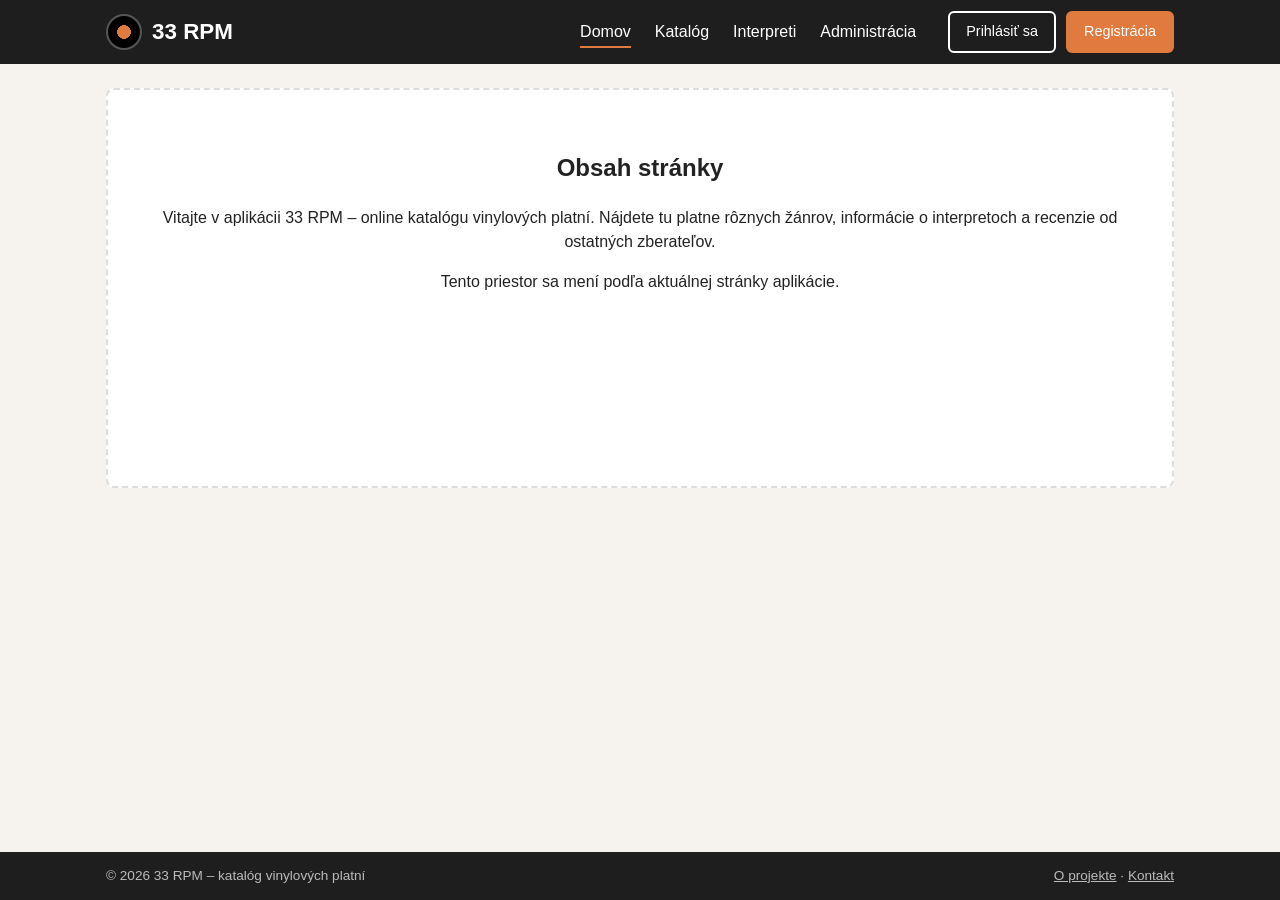
<file: html/index.html>
<!DOCTYPE html>
<!-- Základné rozloženie aplikácie 33 RPM (vygenerované pomocou AI) -->
<html lang="sk">
<head>
    <meta charset="UTF-8">
    <meta name="viewport" content="width=device-width, initial-scale=1.0">
    <title>33 RPM – Katalóg vinylových platní</title>
    <link rel="stylesheet" href="css/style.css">
</head>
<body>

<header class="site-header">
    <div class="container header-inner">
        <a href="index.html" class="logo">
            <span class="logo-disc"></span>
            <span class="logo-text">33 RPM</span>
        </a>

        <!-- Checkbox slúži na otváranie mobilného menu bez JavaScriptu -->
        <input type="checkbox" id="menu-toggle" class="menu-toggle">
        <label for="menu-toggle" class="menu-icon" aria-label="Otvoriť menu">
            <span></span><span></span><span></span>
        </label>

        <nav class="main-nav">
            <ul>
                <li><a href="index.html" class="active">Domov</a></li>
                <li><a href="detail.html">Katalóg</a></li>
                <li><a href="#">Interpreti</a></li>
                <li><a href="#">Administrácia</a></li>
            </ul>
            <div class="user-box">
                <a href="#" class="btn btn-outline">Prihlásiť sa</a>
                <a href="#" class="btn btn-primary">Registrácia</a>
            </div>
        </nav>
    </div>
</header>

<main class="container">
    <section class="placeholder">
        <h1>Obsah stránky</h1>
        <p>Vitajte v aplikácii 33 RPM – online katalógu vinylových platní. Nájdete tu platne
            rôznych žánrov, informácie o interpretoch a recenzie od ostatných zberateľov.</p>
        <p>Tento priestor sa mení podľa aktuálnej stránky aplikácie.</p>
    </section>
</main>

<footer class="site-footer">
    <div class="container footer-inner">
        <p>&copy; 2026 33 RPM – katalóg vinylových platní</p>
        <p><a href="#">O projekte</a> · <a href="#">Kontakt</a></p>
    </div>
</footer>

</body>
</html>
</file>
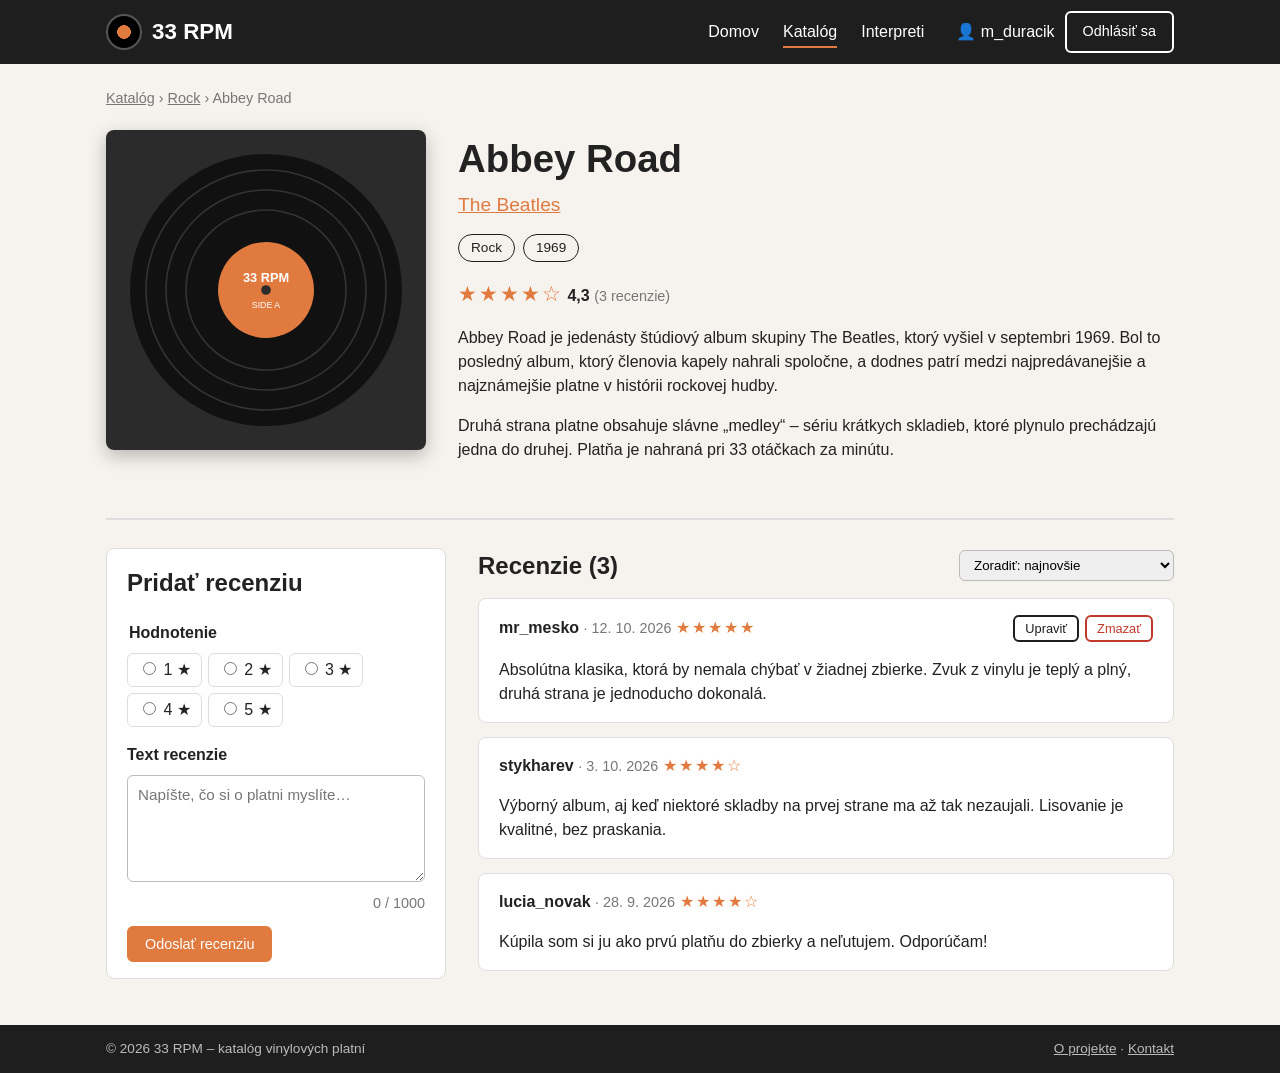
<file: html/detail.html>
<!DOCTYPE html>
<!-- Stránka Detail platne aplikácie 33 RPM (vygenerované pomocou AI) -->
<html lang="sk">
<head>
    <meta charset="UTF-8">
    <meta name="viewport" content="width=device-width, initial-scale=1.0">
    <title>Abbey Road – 33 RPM</title>
    <link rel="stylesheet" href="css/style.css">
</head>
<body>

<header class="site-header">
    <div class="container header-inner">
        <a href="index.html" class="logo">
            <span class="logo-disc"></span>
            <span class="logo-text">33 RPM</span>
        </a>

        <input type="checkbox" id="menu-toggle" class="menu-toggle">
        <label for="menu-toggle" class="menu-icon" aria-label="Otvoriť menu">
            <span></span><span></span><span></span>
        </label>

        <nav class="main-nav">
            <ul>
                <li><a href="index.html">Domov</a></li>
                <li><a href="detail.html" class="active">Katalóg</a></li>
                <li><a href="#">Interpreti</a></li>
            </ul>
            <div class="user-box">
                <span class="username">👤 m_duracik</span>
                <a href="#" class="btn btn-outline">Odhlásiť sa</a>
            </div>
        </nav>
    </div>
</header>

<main class="container">

    <!-- Navigačná cesta -->
    <nav class="breadcrumb" aria-label="Navigačná cesta">
        <a href="#">Katalóg</a> › <a href="#">Rock</a> › <span>Abbey Road</span>
    </nav>

    <!-- Informácie o platni -->
    <article class="record">
        <img src="img/cover.svg" alt="Obal platne Abbey Road" class="record-cover">

        <div class="record-info">
            <h1>Abbey Road</h1>
            <a href="#" class="record-artist">The Beatles</a>

            <div class="tags">
                <a href="#" class="tag">Rock</a>
                <span class="tag">1969</span>
            </div>

            <p class="rating">
                <span class="stars">★★★★☆</span>
                <strong>4,3</strong>
                <span class="muted">(3 recenzie)</span>
            </p>

            <p>Abbey Road je jedenásty štúdiový album skupiny The Beatles, ktorý vyšiel v septembri 1969.
                Bol to posledný album, ktorý členovia kapely nahrali spoločne, a dodnes patrí medzi
                najpredávanejšie a najznámejšie platne v histórii rockovej hudby.</p>
            <p>Druhá strana platne obsahuje slávne „medley“ – sériu krátkych skladieb, ktoré plynulo
                prechádzajú jedna do druhej. Platňa je nahraná pri 33 otáčkach za minútu.</p>
        </div>
    </article>

    <!-- Recenzie -->
    <section class="reviews">

        <form class="review-form card" action="#" method="post">
            <h2>Pridať recenziu</h2>

            <fieldset class="rating-input">
                <legend>Hodnotenie</legend>
                <label><input type="radio" name="rating" value="1"> 1 ★</label>
                <label><input type="radio" name="rating" value="2"> 2 ★</label>
                <label><input type="radio" name="rating" value="3"> 3 ★</label>
                <label><input type="radio" name="rating" value="4"> 4 ★</label>
                <label><input type="radio" name="rating" value="5"> 5 ★</label>
            </fieldset>

            <label for="review-text" class="form-label">Text recenzie</label>
            <textarea id="review-text" name="text" rows="5" maxlength="1000"
                      placeholder="Napíšte, čo si o platni myslíte…"></textarea>
            <p class="muted char-count">0 / 1000</p>

            <button type="submit" class="btn btn-primary">Odoslať recenziu</button>
        </form>

        <div class="review-list">
            <div class="review-list-head">
                <h2>Recenzie (3)</h2>
                <select aria-label="Zoradiť recenzie">
                    <option>Zoradiť: najnovšie</option>
                    <option>Zoradiť: najstaršie</option>
                    <option>Zoradiť: najlepšie hodnotenie</option>
                </select>
            </div>

            <article class="review card">
                <header class="review-head">
                    <div>
                        <strong>mr_mesko</strong>
                        <span class="muted">· 12. 10. 2026</span>
                        <span class="stars">★★★★★</span>
                    </div>
                    <div class="review-actions">
                        <button type="button" class="btn btn-small btn-outline">Upraviť</button>
                        <button type="button" class="btn btn-small btn-danger">Zmazať</button>
                    </div>
                </header>
                <p>Absolútna klasika, ktorá by nemala chýbať v žiadnej zbierke. Zvuk z vinylu je teplý
                    a plný, druhá strana je jednoducho dokonalá.</p>
            </article>

            <article class="review card">
                <header class="review-head">
                    <div>
                        <strong>stykharev</strong>
                        <span class="muted">· 3. 10. 2026</span>
                        <span class="stars">★★★★☆</span>
                    </div>
                </header>
                <p>Výborný album, aj keď niektoré skladby na prvej strane ma až tak nezaujali.
                    Lisovanie je kvalitné, bez praskania.</p>
            </article>

            <article class="review card">
                <header class="review-head">
                    <div>
                        <strong>lucia_novak</strong>
                        <span class="muted">· 28. 9. 2026</span>
                        <span class="stars">★★★★☆</span>
                    </div>
                </header>
                <p>Kúpila som si ju ako prvú platňu do zbierky a neľutujem. Odporúčam!</p>
            </article>
        </div>

    </section>
</main>

<footer class="site-footer">
    <div class="container footer-inner">
        <p>&copy; 2026 33 RPM – katalóg vinylových platní</p>
        <p><a href="#">O projekte</a> · <a href="#">Kontakt</a></p>
    </div>
</footer>

</body>
</html>
</file>
<file: html/css/style.css>
/* Štýly aplikácie 33 RPM (vygenerované pomocou AI) */

/* ===== Premenné (farby) ===== */
:root {
    --bg: #f6f3ee;
    --surface: #ffffff;
    --text: #222222;
    --muted: #777777;
    --border: #dddddd;
    --dark: #1e1e1e;
    --accent: #e07a3f;
    --danger: #c0392b;
}

/* ===== Základ ===== */
* {
    box-sizing: border-box;
}

body {
    margin: 0;
    font-family: Arial, Helvetica, sans-serif;
    line-height: 1.5;
    color: var(--text);
    background: var(--bg);
    /* pätička bude vždy na spodku stránky */
    min-height: 100vh;
    display: flex;
    flex-direction: column;
}

main {
    flex: 1;
    padding-top: 24px;
    padding-bottom: 40px;
}

a {
    color: inherit;
}

img {
    max-width: 100%;
    display: block;
}

h1, h2 {
    margin-top: 0;
}

.container {
    width: 100%;
    max-width: 1100px;
    margin: 0 auto;
    padding-left: 16px;
    padding-right: 16px;
}

.muted {
    color: var(--muted);
    font-size: 0.9rem;
}

/* ===== Tlačidlá ===== */
.btn {
    display: inline-block;
    padding: 8px 16px;
    border: 2px solid var(--dark);
    border-radius: 6px;
    font-size: 0.9rem;
    font-family: inherit;
    text-decoration: none;
    cursor: pointer;
    background: transparent;
    color: var(--dark);
}

.btn-primary {
    background: var(--accent);
    border-color: var(--accent);
    color: #fff;
}

.btn-primary:hover {
    background: #c9652d;
    border-color: #c9652d;
}

.btn-outline:hover {
    background: var(--dark);
    color: #fff;
}

.btn-danger {
    border-color: var(--danger);
    color: var(--danger);
}

.btn-danger:hover {
    background: var(--danger);
    color: #fff;
}

.btn-small {
    padding: 4px 10px;
    font-size: 0.8rem;
}

/* ===== Hlavička ===== */
.site-header {
    background: var(--dark);
    color: #fff;
}

.header-inner {
    display: flex;
    align-items: center;
    justify-content: space-between;
    min-height: 64px;
    flex-wrap: wrap;
}

.logo {
    display: flex;
    align-items: center;
    gap: 10px;
    text-decoration: none;
    font-weight: bold;
    font-size: 1.4rem;
}

/* logo ako malá platňa */
.logo-disc {
    width: 36px;
    height: 36px;
    border-radius: 50%;
    background: radial-gradient(circle, var(--accent) 0 30%, #000 31% 100%);
    border: 2px solid #555;
}

.main-nav {
    display: flex;
    align-items: center;
    gap: 32px;
}

.main-nav ul {
    display: flex;
    gap: 24px;
    list-style: none;
    margin: 0;
    padding: 0;
}

.main-nav ul a {
    text-decoration: none;
    padding: 6px 0;
    border-bottom: 2px solid transparent;
}

.main-nav ul a:hover,
.main-nav ul a.active {
    border-bottom-color: var(--accent);
}

.user-box {
    display: flex;
    align-items: center;
    gap: 10px;
}

.user-box .btn {
    border-color: #fff;
    color: #fff;
}

.user-box .btn-primary {
    border-color: var(--accent);
}

.user-box .btn-outline:hover {
    background: #fff;
    color: var(--dark);
}

/* hamburger je na desktope skrytý */
.menu-toggle,
.menu-icon {
    display: none;
}

/* ===== Pätička ===== */
.site-footer {
    background: var(--dark);
    color: #bbb;
    font-size: 0.85rem;
}

.footer-inner p {
    margin: 14px 0;
}

.footer-inner {
    display: flex;
    justify-content: space-between;
    flex-wrap: wrap;
    gap: 8px;
}

/* ===== Placeholder (index.html) ===== */
.placeholder {
    background: var(--surface);
    border: 2px dashed var(--border);
    border-radius: 8px;
    padding: 60px 24px;
    text-align: center;
    min-height: 400px;
}

/* ===== Karta ===== */
.card {
    background: var(--surface);
    border: 1px solid var(--border);
    border-radius: 8px;
    padding: 16px 20px;
}

/* ===== Detail platne ===== */
.breadcrumb {
    font-size: 0.9rem;
    color: var(--muted);
    margin-bottom: 20px;
}

.record {
    display: grid;
    grid-template-columns: 320px 1fr;
    gap: 32px;
    margin-bottom: 40px;
}

.record-cover {
    width: 100%;
    border-radius: 8px;
    box-shadow: 0 6px 18px rgba(0, 0, 0, 0.25);
}

.record-info h1 {
    font-size: 2.4rem;
    margin-bottom: 4px;
}

.record-artist {
    font-size: 1.2rem;
    color: var(--accent);
}

.tags {
    display: flex;
    gap: 8px;
    margin: 14px 0;
}

.tag {
    padding: 3px 12px;
    border: 1px solid var(--dark);
    border-radius: 20px;
    font-size: 0.85rem;
    text-decoration: none;
}

.stars {
    color: var(--accent);
    letter-spacing: 2px;
}

.rating .stars {
    font-size: 1.3rem;
}

/* ===== Recenzie ===== */
.reviews {
    display: grid;
    grid-template-columns: 340px 1fr;
    gap: 32px;
    border-top: 2px solid var(--border);
    padding-top: 28px;
    align-items: start;
}

.review-form fieldset {
    border: none;
    padding: 0;
    margin: 0 0 16px;
}

.review-form legend,
.form-label {
    display: block;
    font-weight: bold;
    margin-bottom: 8px;
}

.rating-input {
    display: flex;
    flex-wrap: wrap;
    gap: 6px;
}

.rating-input label {
    padding: 4px 10px;
    border: 1px solid var(--border);
    border-radius: 6px;
    cursor: pointer;
}

.review-form textarea {
    width: 100%;
    padding: 10px;
    border: 1px solid #bbb;
    border-radius: 6px;
    font-family: inherit;
    font-size: 0.95rem;
    resize: vertical;
}

.review-form textarea:focus,
.review-list select:focus {
    outline: 2px solid var(--accent);
}

.char-count {
    text-align: right;
    margin: 4px 0 12px;
}

.review-list-head {
    display: flex;
    justify-content: space-between;
    align-items: center;
    gap: 12px;
    margin-bottom: 14px;
}

.review-list-head h2 {
    margin: 0;
}

.review-list select {
    padding: 6px 10px;
    border: 1px solid #bbb;
    border-radius: 6px;
    font-family: inherit;
}

.review {
    margin-bottom: 14px;
}

.review-head {
    display: flex;
    justify-content: space-between;
    align-items: center;
    flex-wrap: wrap;
    gap: 8px;
}

.review p {
    margin-bottom: 0;
}

.review-actions {
    display: flex;
    gap: 6px;
}

/* ===== Tablet (do 900px) ===== */
@media (max-width: 900px) {
    .record {
        grid-template-columns: 240px 1fr;
        gap: 24px;
    }

    /* formulár a zoznam recenzií pod sebou */
    .reviews {
        grid-template-columns: 1fr;
    }
}

/* ===== Mobil (do 700px) ===== */
@media (max-width: 700px) {
    /* zobrazí sa hamburger */
    .menu-icon {
        display: flex;
        flex-direction: column;
        gap: 5px;
        cursor: pointer;
        padding: 8px;
    }

    .menu-icon span {
        width: 26px;
        height: 3px;
        background: #fff;
        border-radius: 2px;
    }

    /* menu je skryté, kým nie je checkbox zaškrtnutý */
    .main-nav {
        display: none;
        width: 100%;
        flex-direction: column;
        align-items: flex-start;
        gap: 16px;
        padding: 12px 0 20px;
    }

    .menu-toggle:checked ~ .main-nav {
        display: flex;
    }

    .main-nav ul {
        flex-direction: column;
        gap: 12px;
    }

    /* obal platne nad informáciami */
    .record {
        grid-template-columns: 1fr;
    }

    .record-cover {
        max-width: 300px;
        margin: 0 auto;
    }

    .record-info h1 {
        font-size: 1.8rem;
    }

    .review-list-head {
        flex-direction: column;
        align-items: flex-start;
    }

    .footer-inner {
        flex-direction: column;
        text-align: center;
        align-items: center;
        gap: 0;
    }

    .footer-inner p {
        margin: 6px 0;
    }
}
</file>
